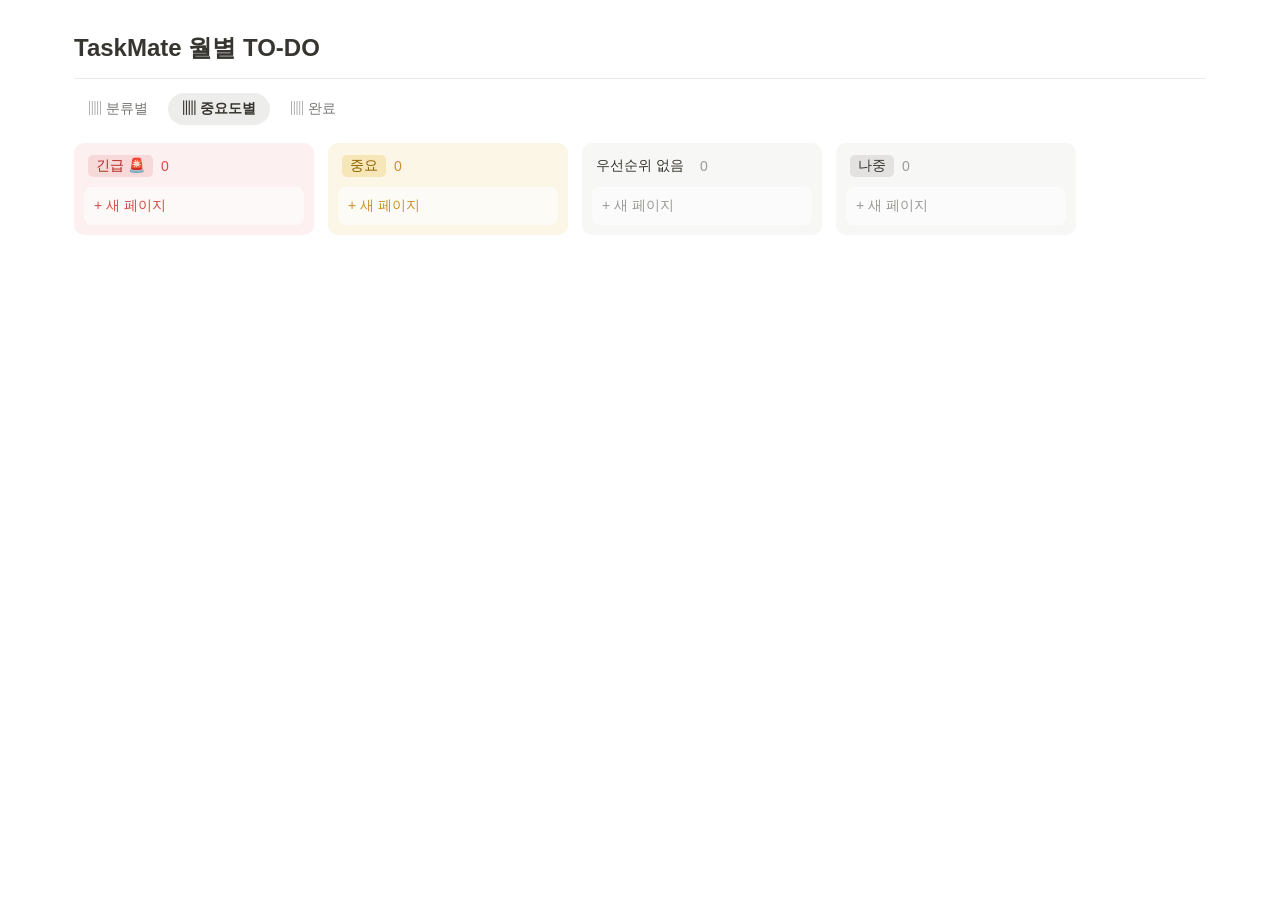
<file: index.html>
<!DOCTYPE html>
<html lang="ko">
<head>
  <meta charset="UTF-8">
  <meta name="viewport" content="width=device-width, initial-scale=1">
  <title>TaskMate</title>
  <link rel="stylesheet" href="css/style.css">
</head>
<body>
  <main class="app">
    <h1 class="app-title">TaskMate 월별 TO-DO</h1>

    <!-- 보기 탭 (F05, F10) -->
    <nav class="view-tabs">
      <button type="button" data-mode="category">▥ 분류별</button>
      <button type="button" data-mode="priority" class="active">▥ 중요도별</button>
      <button type="button" data-mode="done">▥ 완료</button>
    </nav>

    <!-- 보드: 칸(열)마다 카드가 들어간다 -->
    <section id="board" class="board"></section>
  </main>

  <!-- 할 일 입력 창 (새 페이지 / 카드 제목을 누르면 열림) -->
  <div id="modal" class="modal" hidden>
    <form id="task-form" class="modal-box" novalidate>
      <h2 id="form-title">새 할 일</h2>
      <label>제목
        <input id="title-input" type="text" placeholder="예: 자료구조 과제 제출">
      </label>
      <div class="row">
        <label>중요도
          <select id="priority-input">
            <option value="urgent">긴급</option>
            <option value="important">중요</option>
            <option value="none">우선순위 없음</option>
            <option value="later">나중</option>
          </select>
        </label>
        <label>분류
          <select id="category-input">
            <option value="study">공부</option>
            <option value="personal">개인</option>
            <option value="family">가족</option>
            <option value="other">기타</option>
          </select>
        </label>
      </div>
      <label>메모 (함께하는 사람, 장소 등)
        <input id="memo-input" type="text" placeholder="예: 조원 3명, 도서관">
      </label>
      <div class="row">
        <label>시작일 (선택)
          <input id="start-input" type="date">
        </label>
        <label>마감일
          <input id="due-input" type="date">
        </label>
      </div>
      <label>세부 할 일 (한 줄에 하나씩)
        <textarea id="subtasks-input" rows="4" placeholder="자료 조사&#10;초안 쓰기&#10;제출하기"></textarea>
      </label>
      <p id="form-error" class="form-error" role="alert"></p>
      <div class="modal-actions">
        <button type="button" id="delete-btn" class="btn-danger" hidden>삭제</button>
        <button type="button" id="cancel-btn" class="btn-plain">취소</button>
        <button type="submit" id="submit-btn" class="btn-primary">추가</button>
      </div>
    </form>
  </div>

  <!-- 순서 중요: 저장 → 데이터 → 칸 나누기·진행률 → 화면 → 시작 -->
  <script src="js/storage.js"></script>
  <script src="js/taskService.js"></script>
  <script src="js/filters.js"></script>
  <script src="js/progress.js"></script>
  <script src="js/ui.js"></script>
  <script src="js/main.js"></script>
</body>
</html>
</file>
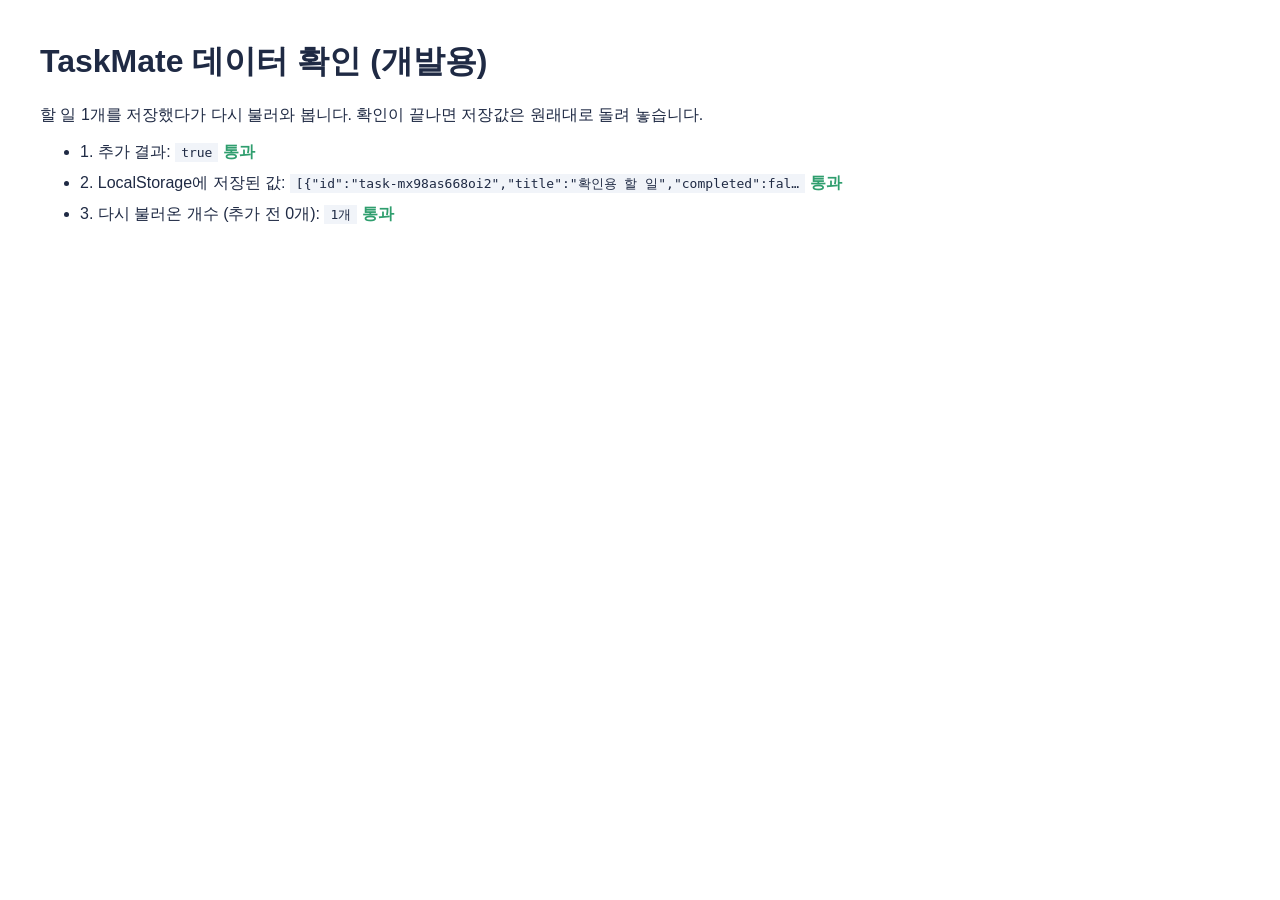
<file: test/data-test.html>
<!DOCTYPE html>
<html lang="ko">
<head>
  <meta charset="UTF-8">
  <title>TaskMate 데이터 확인 (개발용)</title>
  <style>
    body { font-family: "Malgun Gothic", sans-serif; margin: 40px; color: #1f2a44; }
    li { margin: 10px 0; }
    code { background: #f1f4f9; padding: 2px 6px; }
    .ok { color: #2f9e6e; } .fail { color: #d64545; }
  </style>
</head>
<body>
  <h1>TaskMate 데이터 확인 (개발용)</h1>
  <p>할 일 1개를 저장했다가 다시 불러와 봅니다. 확인이 끝나면 저장값은 원래대로 돌려 놓습니다.</p>
  <ul id="out"></ul>

  <script src="../js/storage.js"></script>
  <script src="../js/taskService.js"></script>
  <script>
    const out = document.getElementById('out');
    function line(label, value, ok) {
      const li = document.createElement('li');
      li.innerHTML = label + ': <code></code> ' + (ok ? '<b class="ok">통과</b>' : '<b class="fail">실패</b>');
      li.querySelector('code').textContent = value;
      out.appendChild(li);
    }
    function isJson(text) {
      try { JSON.parse(text); return true; } catch (e) { return false; }
    }
    const backup = localStorage.getItem(STORAGE_KEY);
    const before = loadTasks().length;
    const result = addTask({ title: '확인용 할 일' });
    const raw = localStorage.getItem(STORAGE_KEY);
    const reloaded = loadTasks();
    line('1. 추가 결과', String(result.ok), result.ok === true);
    line('2. LocalStorage에 저장된 값', raw.length > 60 ? raw.slice(0, 60) + '…' : raw, isJson(raw));
    line('3. 다시 불러온 개수 (추가 전 ' + before + '개)', reloaded.length + '개', reloaded.length === before + 1);
    if (backup === null) localStorage.removeItem(STORAGE_KEY); else localStorage.setItem(STORAGE_KEY, backup);
  </script>
</body>
</html>
</file>
<file: css/style.css>
/* style.css — 담당: 팀원 B (Issue #5) — 노션 보드 느낌의 칸반 화면 */
* { box-sizing: border-box; }
body {
  margin: 0;
  font-family: "Pretendard", "Malgun Gothic", "Apple SD Gothic Neo", sans-serif;
  color: #37352f;
  background: #ffffff;
}
.app { max-width: 1180px; margin: 0 auto; padding: 32px 24px 60px; }
.app-title { font-size: 24px; margin: 0 0 14px; padding-bottom: 14px; border-bottom: 1px solid #e9e9e7; }

/* 보기 탭 */
.view-tabs { display: flex; gap: 6px; margin-bottom: 18px; }
.view-tabs button {
  border: 0; background: transparent; color: #787774; font-size: 14px;
  padding: 7px 14px; border-radius: 18px; cursor: pointer; font-family: inherit;
}
.view-tabs button:hover { background: #f1f1ef; }
.view-tabs button.active { background: #ededeb; color: #37352f; font-weight: 600; }

/* 보드와 칸 */
.board { display: flex; gap: 14px; align-items: flex-start; overflow-x: auto; padding-bottom: 10px; }
.column { flex: 0 0 240px; border-radius: 10px; padding: 10px; background: #f7f7f5; }
.col-urgent { background: #fdf0f0; }
.col-important { background: #fbf6e6; }
.col-head { display: flex; align-items: center; gap: 8px; margin: 2px 4px 10px; font-size: 14px; }
.col-label { padding: 2px 8px; border-radius: 5px; background: #e3e2e0; }
.col-urgent .col-label { background: #f8d9d9; color: #b3261e; }
.col-urgent .col-label::after { content: " 🚨"; }
.col-important .col-label { background: #f6e6b8; color: #8a6100; }
.col-none .col-label, .col-done .col-label { background: transparent; padding-left: 0; }
.col-count { color: #9b9a97; }
.col-urgent .col-count { color: #d44c47; }
.col-important .col-count { color: #cb912f; }

/* 카드 */
.card {
  background: #fff; border-radius: 8px; padding: 12px 14px; margin-bottom: 10px;
  box-shadow: 0 1px 2px rgba(15, 15, 15, .08), 0 0 0 1px rgba(15, 15, 15, .05);
  font-size: 13px;
}
.card.done { opacity: .6; }
.card.done .card-title { text-decoration: line-through; }
.card-title { font-size: 15px; font-weight: 600; margin: 0 0 8px; cursor: pointer; }
.card-title:hover { text-decoration: underline; }
.tag { display: inline-block; padding: 1px 7px; border-radius: 4px; font-size: 12px; margin-bottom: 8px; }
.tag-study { background: #dbeddb; color: #2b593f; }
.tag-personal { background: #f5e0d5; color: #8a4b2c; }
.tag-family { background: #e8deee; color: #5e3a75; }
.tag-other { background: #e3e2e0; color: #504f4c; }
.card-memo, .card-date, .card-progress-none { margin: 4px 0 8px; color: #55534e; }
.card-date.overdue { color: #d44c47; font-weight: 600; }

/* 진행률 막대: 채워진 부분은 주황, 남은 부분은 빗금 */
.card-progress { display: flex; align-items: center; gap: 8px; margin: 6px 0 10px; }
.bar {
  flex: 0 0 120px; height: 14px; border-radius: 2px; overflow: hidden;
  background: repeating-linear-gradient(45deg, #f3e3d8 0 3px, #fbf3ed 3px 6px);
}
.bar-fill { height: 100%; background: #d9730d; transition: width .2s; }
.bar-text { color: #55534e; }

/* 세부 할 일 */
.subtasks { margin: 0 0 10px; padding-left: 16px; }
.sub-item { cursor: pointer; margin: 2px 0; font-weight: 600; }
.sub-item.done { text-decoration: line-through; color: #9b9a97; font-weight: 400; list-style: none; margin-left: -16px; }
.card-check { color: #55534e; cursor: pointer; }
.task-check { vertical-align: -2px; }

/* 새 페이지 버튼 */
.btn-new {
  width: 100%; border: 0; background: rgba(255, 255, 255, .6); border-radius: 8px;
  padding: 10px; text-align: left; color: #9b9a97; font-size: 14px; cursor: pointer; font-family: inherit;
}
.btn-new:hover { background: #fff; }
.col-urgent .btn-new { color: #d44c47; }
.col-important .btn-new { color: #cb912f; }

/* 입력 창 */
.modal { position: fixed; inset: 0; background: rgba(15, 15, 15, .35); display: flex; align-items: center; justify-content: center; padding: 16px; }
.modal[hidden] { display: none; }
.modal-box { background: #fff; border-radius: 12px; padding: 22px 24px; width: 100%; max-width: 460px; box-shadow: 0 10px 30px rgba(0, 0, 0, .2); }
.modal-box h2 { margin: 0 0 14px; font-size: 18px; }
.modal-box label { display: block; font-size: 13px; color: #55534e; margin-bottom: 10px; }
.modal-box input, .modal-box select, .modal-box textarea {
  display: block; width: 100%; margin-top: 4px; padding: 8px 10px; font-size: 14px;
  border: 1px solid #e0dfdc; border-radius: 6px; font-family: inherit;
}
.row { display: flex; gap: 10px; }
.row label { flex: 1; }
.form-error { color: #d44c47; font-size: 13px; min-height: 18px; margin: 0 0 8px; }
.modal-actions { display: flex; gap: 8px; justify-content: flex-end; }
.modal-actions button { border: 0; border-radius: 6px; padding: 8px 16px; font-size: 14px; cursor: pointer; font-family: inherit; }
.btn-primary { background: #2383e2; color: #fff; }
.btn-plain { background: #f1f1ef; color: #37352f; }
.btn-danger { background: #fdecec; color: #d44c47; margin-right: auto; }

@media (max-width: 640px) {
  .board { flex-direction: column; }
  .column { flex: none; width: 100%; }
}
</file>
